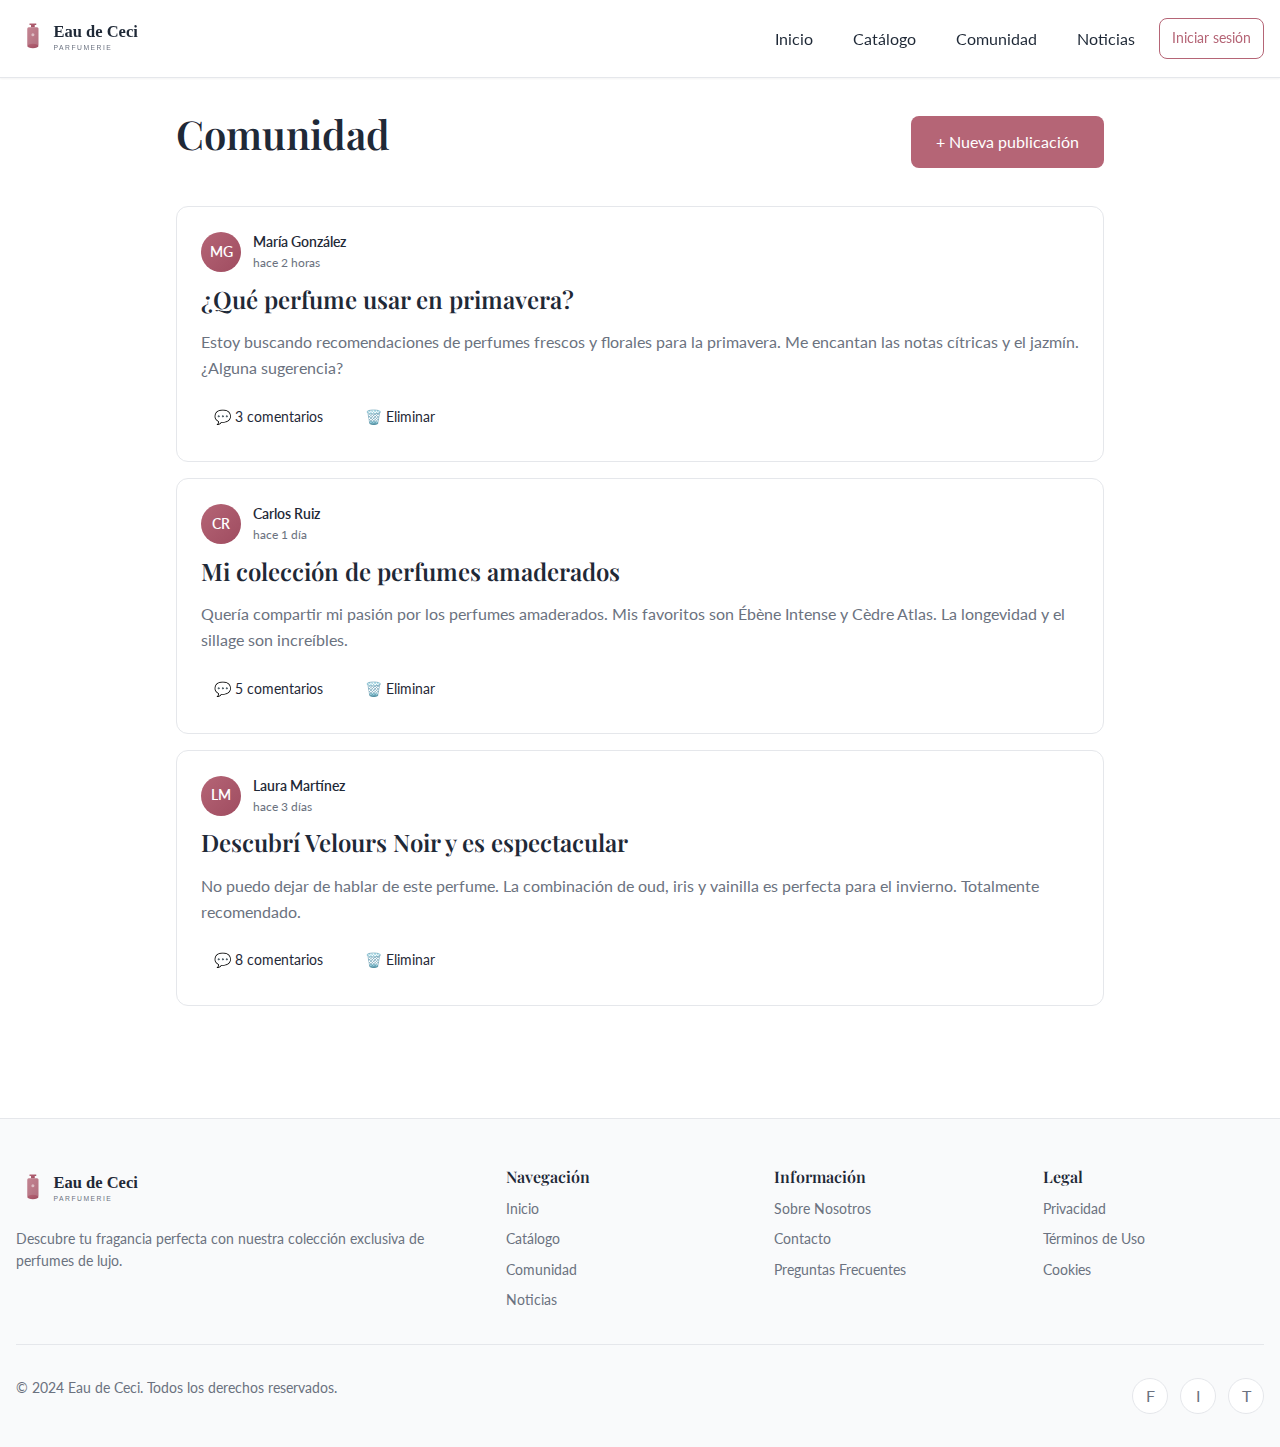
<file: community.html>
<!DOCTYPE html>
<html lang="es">
<head>
  <meta charset="UTF-8">
  <meta name="viewport" content="width=device-width, initial-scale=1.0">
  <meta name="description" content="Únete a la comunidad de amantes de perfumes. Comparte experiencias y descubre nuevas fragancias.">
  <title>Comunidad - Eau de Ceci</title>

  <link rel="stylesheet" href="css/base.css">
  <link rel="stylesheet" href="css/layout.css">
  <link rel="stylesheet" href="css/components.css">
  <link rel="stylesheet" href="css/mobile.css">
</head>
<body>

  <!-- Header -->
  <header class="site-header">
    <div class="header-container">
      <a href="/" class="site-logo" aria-label="Eau de Ceci - Inicio">
        <img src="assets/logo.svg" alt="Eau de Ceci">
      </a>

      <button class="mobile-menu-toggle" aria-label="Abrir menú" aria-expanded="false" aria-controls="main-nav">
        <span></span>
        <span></span>
        <span></span>
      </button>

      <nav class="main-nav" id="main-nav" aria-label="Navegación principal">
        <ul class="nav-list">
          <li><a href="/" class="nav-link">Inicio</a></li>
          <li><a href="/catalog" class="nav-link">Catálogo</a></li>
          <li><a href="/community" class="nav-link">Comunidad</a></li>
          <li><a href="/news" class="nav-link">Noticias</a></li>
        </ul>
        <div class="header-actions">
          <a href="/login" class="btn btn-outline btn-sm">Iniciar sesión</a>
        </div>
      </nav>
    </div>
  </header>

  <!-- Main Content -->
  <main class="main-content">
    <div class="container container-narrow">
      <div class="flex-between mb-6">
        <h1>Comunidad</h1>
        <button id="new-post-btn" class="btn btn-primary">
          + Nueva publicación
        </button>
      </div>

      <div id="posts-container"></div>
    </div>
  </main>

  <!-- New Post Modal -->
  <div id="new-post-modal" class="modal-backdrop">
    <div class="modal">
      <div class="modal-header">
        <h3 class="modal-title">Nueva Publicación</h3>
        <button class="modal-close" data-modal-close aria-label="Cerrar modal">×</button>
      </div>
      <div class="modal-body">
        <form id="new-post-form">
          <div class="form-group">
            <label class="form-label" for="post-author">Tu nombre</label>
            <input type="text" id="post-author" class="form-input" required placeholder="Ingresa tu nombre">
          </div>
          <div class="form-group">
            <label class="form-label" for="post-title">Título</label>
            <input type="text" id="post-title" class="form-input" required placeholder="Título de tu publicación">
          </div>
          <div class="form-group">
            <label class="form-label" for="post-content">Contenido</label>
            <textarea id="post-content" class="form-textarea" required placeholder="Comparte tus pensamientos..."></textarea>
          </div>
        </form>
      </div>
      <div class="modal-footer">
        <button class="btn btn-ghost" data-modal-close>Cancelar</button>
        <button type="submit" form="new-post-form" class="btn btn-primary">Publicar</button>
      </div>
    </div>
  </div>

  <!-- Footer -->
  <footer class="site-footer">
    <div class="footer-container">
      <div class="footer-content">
        <div class="footer-section">
          <img src="assets/logo.svg" alt="Eau de Ceci" style="height: 45px; margin-bottom: var(--space-4);">
          <p>Descubre tu fragancia perfecta con nuestra colección exclusiva de perfumes de lujo.</p>
        </div>
        <div class="footer-section">
          <h4>Navegación</h4>
          <div class="footer-links">
            <a href="/" class="footer-link">Inicio</a>
            <a href="/catalog" class="footer-link">Catálogo</a>
            <a href="/community" class="footer-link">Comunidad</a>
            <a href="/news" class="footer-link">Noticias</a>
          </div>
        </div>
        <div class="footer-section">
          <h4>Información</h4>
          <div class="footer-links">
            <a href="#" class="footer-link">Sobre Nosotros</a>
            <a href="#" class="footer-link">Contacto</a>
            <a href="#" class="footer-link">Preguntas Frecuentes</a>
          </div>
        </div>
        <div class="footer-section">
          <h4>Legal</h4>
          <div class="footer-links">
            <a href="#" class="footer-link">Privacidad</a>
            <a href="#" class="footer-link">Términos de Uso</a>
            <a href="#" class="footer-link">Cookies</a>
          </div>
        </div>
      </div>
      <div class="footer-bottom">
        <p class="footer-copyright">&copy; 2024 Eau de Ceci. Todos los derechos reservados.</p>
        <div class="footer-social">
          <a href="#" class="social-link" aria-label="Facebook">F</a>
          <a href="#" class="social-link" aria-label="Instagram">I</a>
          <a href="#" class="social-link" aria-label="Twitter">T</a>
        </div>
      </div>
    </div>
  </footer>

  <!-- Scripts -->
  <script type="module">
    import { initCommunity } from './js/community.js';
    import { initAuthUI } from './js/auth.js';

    // Initialize auth UI
    initAuthUI();

    // Initialize community
    initCommunity();

    console.log('[community] Community page loaded');
  </script>
</body>
</html>
</file>
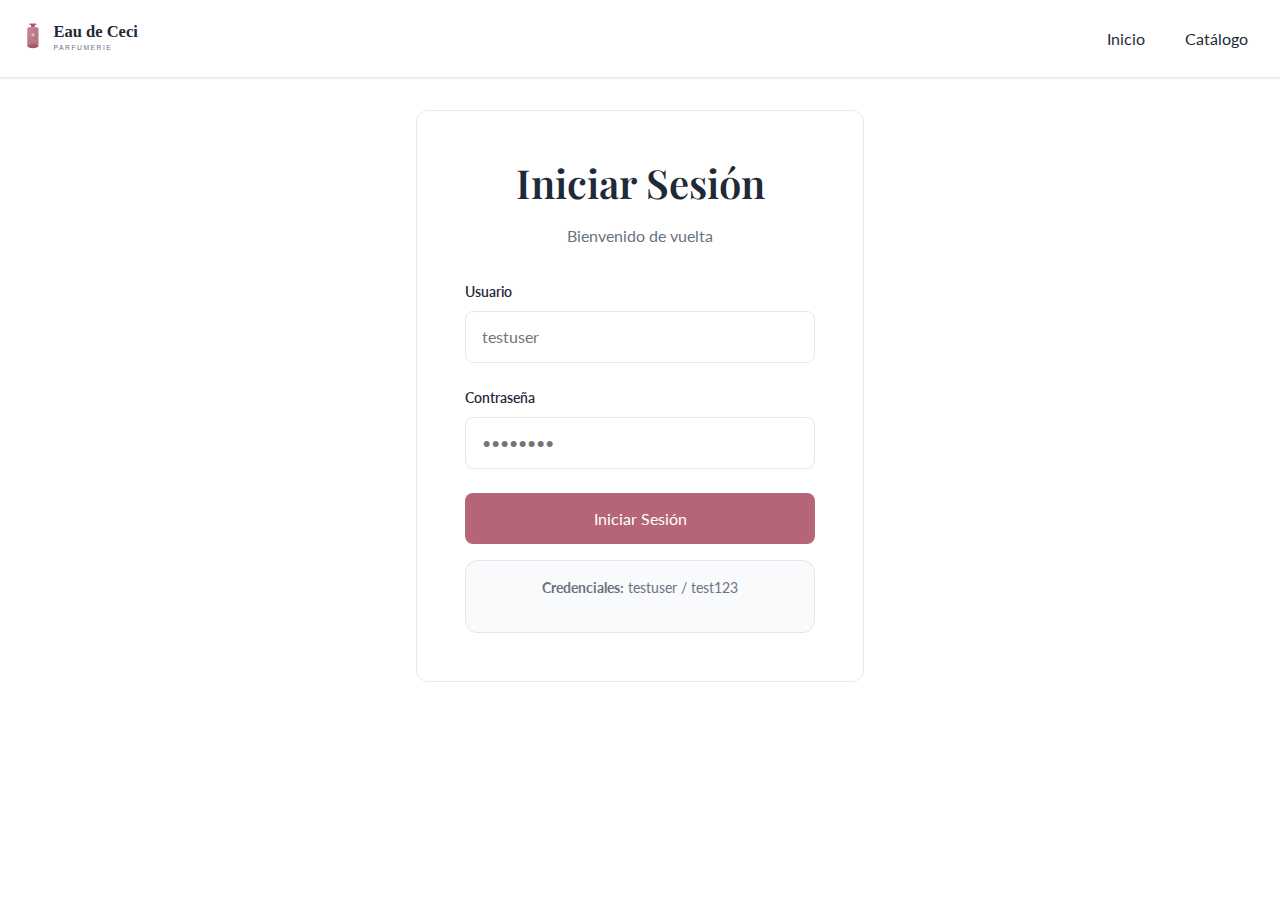
<file: login.html>
<!DOCTYPE html>
<html lang="es">
<head>
  <meta charset="UTF-8">
  <meta name="viewport" content="width=device-width, initial-scale=1.0">
  <title>Iniciar Sesión - Eau de Ceci</title>
  <link rel="stylesheet" href="css/base.css">
  <link rel="stylesheet" href="css/layout.css">
  <link rel="stylesheet" href="css/components.css">
  <link rel="stylesheet" href="css/mobile.css">
</head>
<body>
  <header class="site-header">
    <div class="header-container">
      <a href="/" class="site-logo">
        <img src="assets/logo.svg" alt="Eau de Ceci">
      </a>
      <nav class="main-nav">
        <ul class="nav-list">
          <li><a href="/" class="nav-link">Inicio</a></li>
          <li><a href="/catalog" class="nav-link">Catálogo</a></li>
        </ul>
      </nav>
    </div>
  </header>

  <main class="main-content py-10">
    <div class="container" style="max-width: 480px;">
      <div class="card" style="padding: var(--space-8);">
        <div class="text-center mb-6">
          <h1 class="mb-2">Iniciar Sesión</h1>
          <p class="text-muted">Bienvenido de vuelta</p>
        </div>

        <form id="login-form">
          <div class="form-group">
            <label class="form-label" for="username">Usuario</label>
            <input type="text" id="username" class="form-input" required placeholder="testuser" autocomplete="username">
          </div>

          <div class="form-group">
            <label class="form-label" for="password">Contraseña</label>
            <input type="password" id="password" class="form-input" required placeholder="••••••••" autocomplete="current-password">
          </div>

          <button type="submit" class="btn btn-primary" style="width: 100%;">Iniciar Sesión</button>
        </form>

        <div class="card mt-4" style="padding: var(--space-4); background-color: var(--cec-bg-secondary);">
          <p class="text-center text-small text-muted mb-0">
            <strong>Credenciales:</strong> testuser / test123
          </p>
        </div>
      </div>
    </div>
  </main>

  <script type="module">
    import { toast } from './js/ui.js';

    const form = document.querySelector('#login-form');

    form.addEventListener('submit', async (e) => {
      e.preventDefault();

      const username = document.querySelector('#username').value;
      const password = document.querySelector('#password').value;
      const submitBtn = form.querySelector('button[type="submit"]');

      submitBtn.disabled = true;
      submitBtn.textContent = 'Iniciando sesión...';

      try {
        const response = await fetch('http://localhost:8000/api/auth/login', {
          method: 'POST',
          headers: { 'Content-Type': 'application/json' },
          body: JSON.stringify({ username, password })
        });

        if (!response.ok) {
          const error = await response.json();
          throw new Error(error.detail || 'Error al iniciar sesión');
        }

        const data = await response.json();

        // Guardar token
        localStorage.setItem('access_token', data.access_token);
        localStorage.setItem('user', JSON.stringify(data.user));

        toast(`¡Bienvenido ${data.user.username}!`, 'success');

        setTimeout(() => {
          window.location.href = '/catalog';
        }, 1000);

      } catch (error) {
        console.error('[login] Error:', error);
        toast(error.message, 'error');
        submitBtn.disabled = false;
        submitBtn.textContent = 'Iniciar Sesión';
      }
    });
  </script>
</body>
</html>
</file>
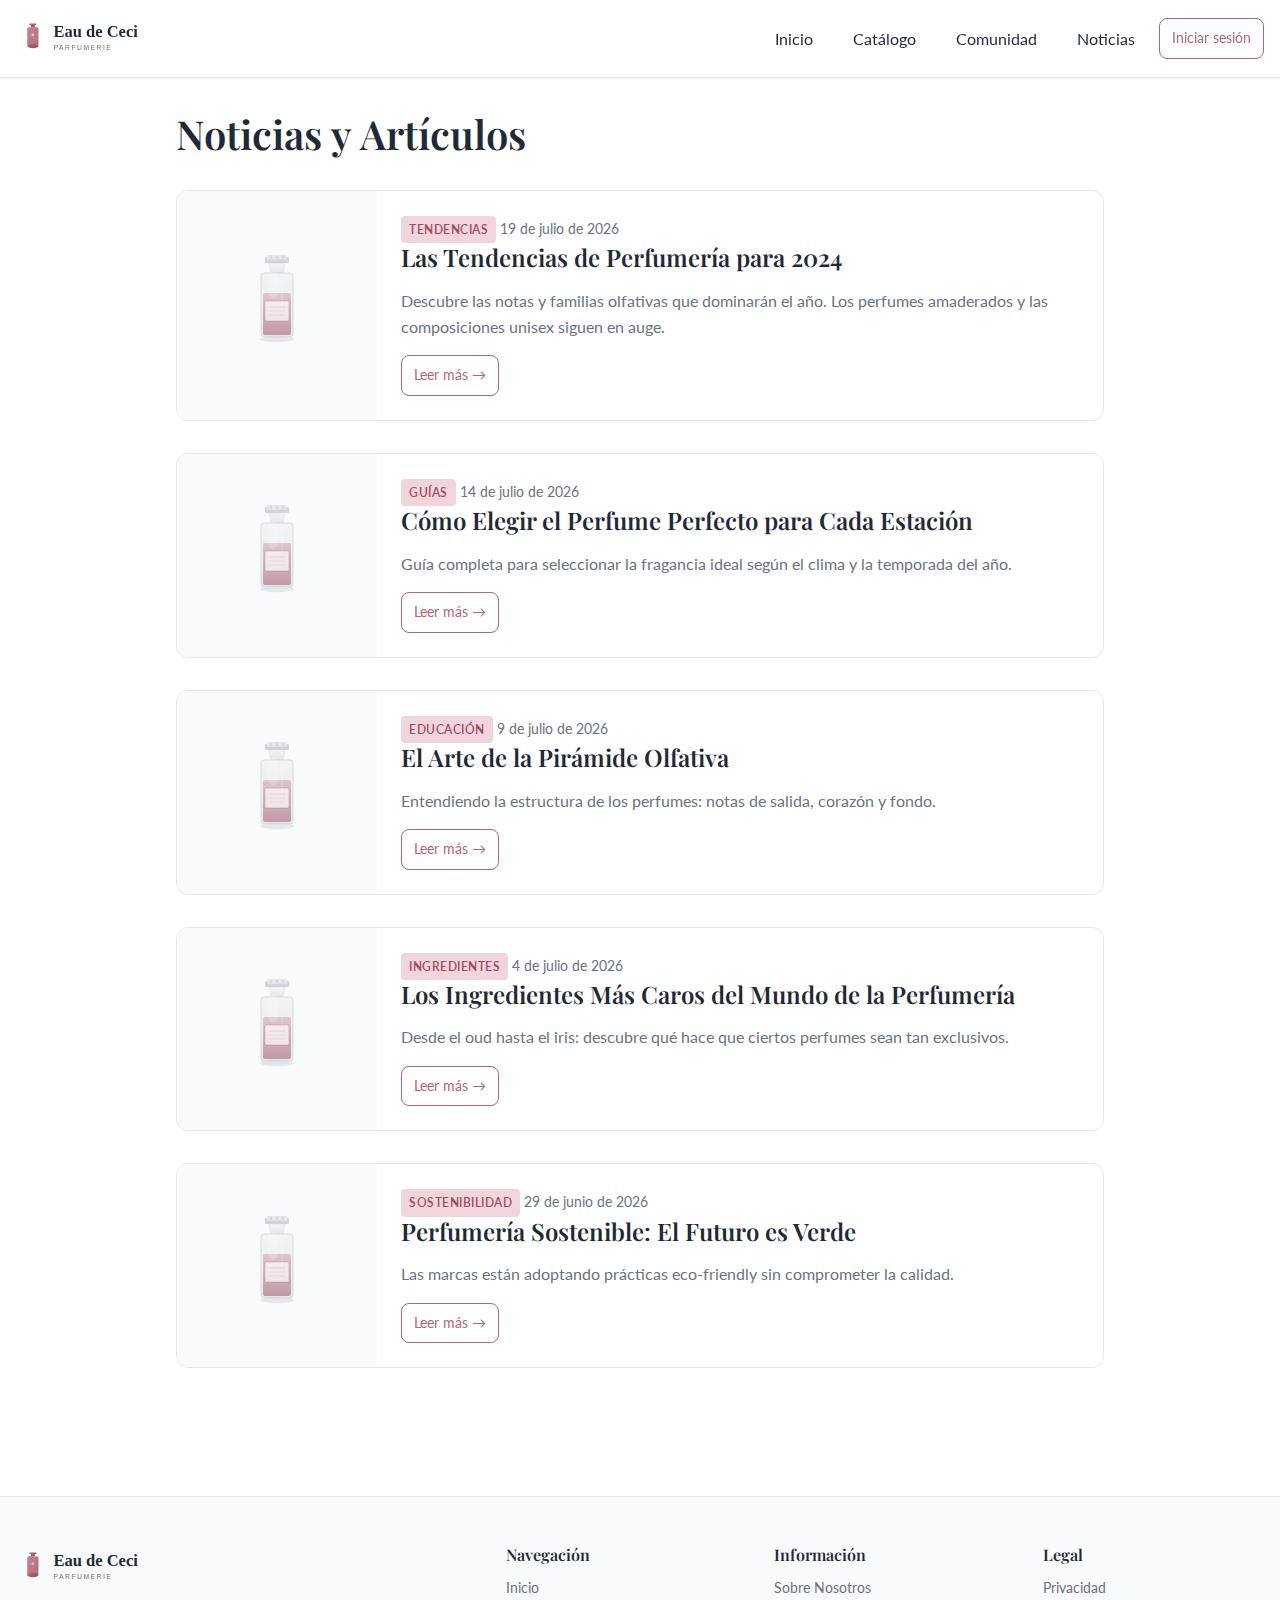
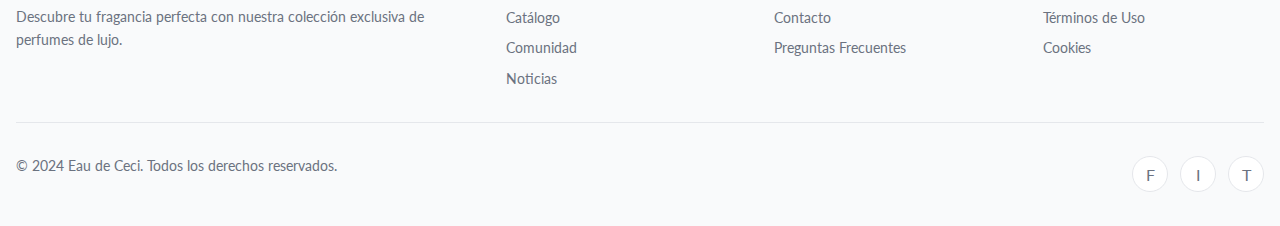
<file: news.html>
<!DOCTYPE html>
<html lang="es">
<head>
  <meta charset="UTF-8">
  <meta name="viewport" content="width=device-width, initial-scale=1.0">
  <meta name="description" content="Noticias y artículos sobre el mundo de la perfumería. Tendencias, guías y más.">
  <title>Noticias - Eau de Ceci</title>

  <link rel="stylesheet" href="css/base.css">
  <link rel="stylesheet" href="css/layout.css">
  <link rel="stylesheet" href="css/components.css">
  <link rel="stylesheet" href="css/mobile.css">
</head>
<body>

  <!-- Header -->
  <header class="site-header">
    <div class="header-container">
      <a href="/" class="site-logo" aria-label="Eau de Ceci - Inicio">
        <img src="assets/logo.svg" alt="Eau de Ceci">
      </a>

      <button class="mobile-menu-toggle" aria-label="Abrir menú" aria-expanded="false" aria-controls="main-nav">
        <span></span>
        <span></span>
        <span></span>
      </button>

      <nav class="main-nav" id="main-nav" aria-label="Navegación principal">
        <ul class="nav-list">
          <li><a href="/" class="nav-link">Inicio</a></li>
          <li><a href="/catalog" class="nav-link">Catálogo</a></li>
          <li><a href="/community" class="nav-link">Comunidad</a></li>
          <li><a href="/news" class="nav-link">Noticias</a></li>
        </ul>
        <div class="header-actions">
          <a href="/login" class="btn btn-outline btn-sm">Iniciar sesión</a>
        </div>
      </nav>
    </div>
  </header>

  <!-- Main Content -->
  <main class="main-content">
    <div class="container container-narrow">
      <h1 class="mb-6">Noticias y Artículos</h1>

      <div id="news-container"></div>
    </div>
  </main>

  <!-- Footer -->
  <footer class="site-footer">
    <div class="footer-container">
      <div class="footer-content">
        <div class="footer-section">
          <img src="assets/logo.svg" alt="Eau de Ceci" style="height: 45px; margin-bottom: var(--space-4);">
          <p>Descubre tu fragancia perfecta con nuestra colección exclusiva de perfumes de lujo.</p>
        </div>
        <div class="footer-section">
          <h4>Navegación</h4>
          <div class="footer-links">
            <a href="/" class="footer-link">Inicio</a>
            <a href="/catalog" class="footer-link">Catálogo</a>
            <a href="/community" class="footer-link">Comunidad</a>
            <a href="/news" class="footer-link">Noticias</a>
          </div>
        </div>
        <div class="footer-section">
          <h4>Información</h4>
          <div class="footer-links">
            <a href="#" class="footer-link">Sobre Nosotros</a>
            <a href="#" class="footer-link">Contacto</a>
            <a href="#" class="footer-link">Preguntas Frecuentes</a>
          </div>
        </div>
        <div class="footer-section">
          <h4>Legal</h4>
          <div class="footer-links">
            <a href="#" class="footer-link">Privacidad</a>
            <a href="#" class="footer-link">Términos de Uso</a>
            <a href="#" class="footer-link">Cookies</a>
          </div>
        </div>
      </div>
      <div class="footer-bottom">
        <p class="footer-copyright">&copy; 2024 Eau de Ceci. Todos los derechos reservados.</p>
        <div class="footer-social">
          <a href="#" class="social-link" aria-label="Facebook">F</a>
          <a href="#" class="social-link" aria-label="Instagram">I</a>
          <a href="#" class="social-link" aria-label="Twitter">T</a>
        </div>
      </div>
    </div>
  </footer>

  <!-- Scripts -->
  <script type="module">
    import { initNews } from './js/news.js';
    import { initAuthUI } from './js/auth.js';

    // Initialize auth UI
    initAuthUI();

    // Initialize news
    initNews();

    console.log('[news] News page loaded');
  </script>
</body>
</html>
</file>
<file: css/layout.css>
/* ========================================
   LAYOUT.CSS - Header, Footer, Navigation
   ======================================== */

/* ========================================
   HEADER & NAVIGATION
   ======================================== */

.site-header {
  position: sticky;
  top: 0;
  z-index: var(--z-sticky);
  background-color: var(--cec-bg);
  border-bottom: 1px solid var(--cec-border);
  box-shadow: var(--shadow-sm);
}

.header-container {
  display: flex;
  align-items: center;
  justify-content: space-between;
  padding: var(--space-4) var(--space-4);
  max-width: 1440px;
  margin: 0 auto;
}

/* Logo */
.site-logo {
  display: flex;
  align-items: center;
  gap: var(--space-3);
}

.site-logo img {
  height: 45px;
  width: auto;
}

/* Main Navigation */
.main-nav {
  display: flex;
  align-items: center;
  gap: var(--space-2);
}

.nav-list {
  display: flex;
  align-items: center;
  gap: var(--space-2);
}

.nav-link {
  padding: var(--space-2) var(--space-4);
  color: var(--cec-text);
  font-weight: 400;
  border-radius: var(--radius-md);
  transition: all var(--transition-fast);
  position: relative;
}

.nav-link:hover {
  color: var(--cec-rose);
  background-color: var(--cec-bg-secondary);
}

.nav-link.active {
  color: var(--cec-rose);
  font-weight: 700;
}

.nav-link.active::after {
  content: '';
  position: absolute;
  bottom: -1px;
  left: var(--space-4);
  right: var(--space-4);
  height: 2px;
  background-color: var(--cec-rose);
}

/* Header Actions (Login, etc.) */
.header-actions {
  display: flex;
  align-items: center;
  gap: var(--space-3);
}

/* Mobile Menu Toggle */
.mobile-menu-toggle {
  display: none;
  flex-direction: column;
  gap: 4px;
  padding: var(--space-2);
  background: none;
  border: none;
  cursor: pointer;
}

.mobile-menu-toggle span {
  display: block;
  width: 24px;
  height: 2px;
  background-color: var(--cec-text);
  transition: all var(--transition-base);
}

.mobile-menu-toggle[aria-expanded="true"] span:nth-child(1) {
  transform: translateY(6px) rotate(45deg);
}

.mobile-menu-toggle[aria-expanded="true"] span:nth-child(2) {
  opacity: 0;
}

.mobile-menu-toggle[aria-expanded="true"] span:nth-child(3) {
  transform: translateY(-6px) rotate(-45deg);
}

/* Mobile Navigation */
@media (max-width: 768px) {
  .mobile-menu-toggle {
    display: flex;
  }

  .main-nav {
    position: absolute;
    top: 100%;
    left: 0;
    right: 0;
    background-color: var(--cec-bg);
    border-bottom: 1px solid var(--cec-border);
    box-shadow: var(--shadow-md);
    padding: var(--space-4);
    display: none;
  }

  .main-nav.is-open {
    display: block;
  }

  .nav-list {
    flex-direction: column;
    align-items: stretch;
    gap: var(--space-1);
  }

  .nav-link {
    display: block;
    padding: var(--space-3) var(--space-4);
  }

  .nav-link.active::after {
    display: none;
  }

  .header-actions {
    flex-direction: column;
    width: 100%;
    margin-top: var(--space-4);
  }

  .header-actions .btn {
    width: 100%;
  }
}

/* ========================================
   FOOTER
   ======================================== */

.site-footer {
  background-color: var(--cec-bg-secondary);
  border-top: 1px solid var(--cec-border);
  padding: var(--space-8) 0 var(--space-6);
  margin-top: var(--space-10);
}

.footer-container {
  max-width: 1280px;
  margin: 0 auto;
  padding: 0 var(--space-4);
}

.footer-content {
  display: grid;
  grid-template-columns: 2fr 1fr 1fr 1fr;
  gap: var(--space-8);
  margin-bottom: var(--space-6);
}

.footer-section h4 {
  font-size: 1rem;
  margin-bottom: var(--space-3);
  color: var(--cec-text);
}

.footer-section p {
  color: var(--cec-muted);
  font-size: 0.875rem;
  margin-bottom: var(--space-3);
}

.footer-links {
  display: flex;
  flex-direction: column;
  gap: var(--space-2);
}

.footer-link {
  color: var(--cec-muted);
  font-size: 0.875rem;
  transition: color var(--transition-fast);
}

.footer-link:hover {
  color: var(--cec-rose);
}

.footer-bottom {
  padding-top: var(--space-6);
  border-top: 1px solid var(--cec-border);
  display: flex;
  justify-content: space-between;
  align-items: center;
  flex-wrap: wrap;
  gap: var(--space-4);
}

.footer-copyright {
  color: var(--cec-muted);
  font-size: 0.875rem;
}

.footer-social {
  display: flex;
  gap: var(--space-3);
}

.social-link {
  width: 36px;
  height: 36px;
  display: flex;
  align-items: center;
  justify-content: center;
  border-radius: 50%;
  background-color: var(--cec-bg);
  border: 1px solid var(--cec-border);
  color: var(--cec-muted);
  transition: all var(--transition-fast);
}

.social-link:hover {
  background-color: var(--cec-rose);
  border-color: var(--cec-rose);
  color: white;
}

@media (max-width: 768px) {
  .footer-content {
    grid-template-columns: 1fr;
    gap: var(--space-6);
  }

  .footer-bottom {
    flex-direction: column;
    text-align: center;
  }
}

/* ========================================
   PAGE LAYOUTS
   ======================================== */

.page-hero {
  padding: var(--space-10) 0;
  background: linear-gradient(135deg, rgba(181, 101, 118, 0.05) 0%, rgba(159, 76, 96, 0.05) 100%);
  border-bottom: 1px solid var(--cec-border);
}

.hero-content {
  text-align: center;
  max-width: 800px;
  margin: 0 auto;
}

.hero-title {
  font-size: 3rem;
  margin-bottom: var(--space-4);
}

.hero-subtitle {
  font-size: 1.25rem;
  color: var(--cec-muted);
  margin-bottom: var(--space-6);
}

@media (max-width: 768px) {
  .page-hero {
    padding: var(--space-6) 0;
  }

  .hero-title {
    font-size: 2rem;
  }

  .hero-subtitle {
    font-size: 1rem;
  }
}

/* Main Content Area */
.main-content {
  min-height: 60vh;
  padding: var(--space-6) 0;
}

/* Two Column Layout (Sidebar + Content) */
.layout-sidebar {
  display: grid;
  grid-template-columns: 280px 1fr;
  gap: var(--space-6);
  align-items: start;
}

@media (max-width: 1024px) {
  .layout-sidebar {
    grid-template-columns: 1fr;
  }

  .sidebar {
    position: static;
    max-height: none;
  }
}

.sidebar {
  position: sticky;
  top: calc(73px + var(--space-4)); /* Header height + offset */
  max-height: calc(100vh - 73px - var(--space-8));
  overflow-y: auto;
  padding: var(--space-5);
  background-color: var(--cec-bg-secondary);
  border: 1px solid var(--cec-border);
  border-radius: var(--radius-lg);
}

/* Section Container */
.section {
  margin-bottom: var(--space-10);
}

.section-header {
  display: flex;
  justify-content: space-between;
  align-items: center;
  margin-bottom: var(--space-6);
}

.section-title {
  font-size: 1.75rem;
  margin-bottom: 0;
}

/* Catalog Grid */
.catalog-grid {
  display: grid;
  grid-template-columns: repeat(auto-fill, minmax(280px, 1fr));
  gap: var(--space-5);
}

@media (max-width: 640px) {
  .catalog-grid {
    grid-template-columns: repeat(auto-fill, minmax(240px, 1fr));
  }
}

/* Detail Layout (for perfume detail page) */
.detail-layout {
  display: grid;
  grid-template-columns: 1fr 1.5fr;
  gap: var(--space-8);
  align-items: start;
}

@media (max-width: 968px) {
  .detail-layout {
    grid-template-columns: 1fr;
  }
}

.detail-image {
  position: sticky;
  top: calc(73px + var(--space-4));
}

.detail-image img {
  width: 100%;
  border-radius: var(--radius-lg);
  border: 1px solid var(--cec-border);
}

.detail-info {
  /* Flex-based content */
}

/* Loading State */
.loading {
  display: flex;
  align-items: center;
  justify-content: center;
  min-height: 300px;
  color: var(--cec-muted);
}

.loading::after {
  content: '';
  width: 40px;
  height: 40px;
  border: 3px solid var(--cec-border);
  border-top-color: var(--cec-rose);
  border-radius: 50%;
  animation: spin 0.8s linear infinite;
}

@keyframes spin {
  to { transform: rotate(360deg); }
}

/* Empty State */
.empty-state {
  text-align: center;
  padding: var(--space-10) var(--space-4);
  color: var(--cec-muted);
}

.empty-state-icon {
  font-size: 4rem;
  margin-bottom: var(--space-4);
  opacity: 0.3;
}

.empty-state-title {
  font-size: 1.5rem;
  color: var(--cec-text);
  margin-bottom: var(--space-2);
}

.empty-state-text {
  margin-bottom: var(--space-6);
}
</file>
<file: css/components.css>
/* ========================================
   COMPONENTS.CSS - Cards, Modals, Forms
   ======================================== */

/* ========================================
   PERFUME CARD
   ======================================== */

.perfume-card {
  background-color: var(--cec-bg);
  border: 1px solid var(--cec-border);
  border-radius: var(--radius-lg);
  overflow: hidden;
  transition: all var(--transition-base);
  display: flex;
  flex-direction: column;
  height: 100%;
}

.perfume-card:hover {
  box-shadow: var(--shadow-lg);
  transform: translateY(-4px);
  border-color: var(--cec-rose);
}

.perfume-card-image {
  position: relative;
  width: 100%;
  aspect-ratio: 3/4;
  background-color: var(--cec-bg-secondary);
  overflow: hidden;
}

.perfume-card-image img {
  width: 100%;
  height: 100%;
  object-fit: cover;
}

.perfume-card-badge {
  position: absolute;
  top: var(--space-2);
  right: var(--space-2);
}

.perfume-card-body {
  padding: var(--space-4);
  flex: 1;
  display: flex;
  flex-direction: column;
}

.perfume-card-brand {
  font-size: 0.75rem;
  text-transform: uppercase;
  letter-spacing: 1px;
  color: var(--cec-muted);
  margin-bottom: var(--space-1);
  font-weight: 600;
}

.perfume-card-title {
  font-size: 1.125rem;
  font-family: var(--font-serif);
  font-weight: 600;
  margin-bottom: var(--space-3);
  color: var(--cec-text);
  line-height: 1.3;
}

.perfume-card-rating {
  display: flex;
  align-items: center;
  gap: var(--space-2);
  margin-bottom: var(--space-3);
}

.stars {
  display: flex;
  gap: 2px;
}

.star {
  width: 14px;
  height: 14px;
  color: var(--cec-rose);
}

.star-empty {
  color: var(--cec-border-dark);
}

.rating-count {
  font-size: 0.75rem;
  color: var(--cec-muted);
}

.perfume-card-notes {
  display: flex;
  flex-wrap: wrap;
  gap: var(--space-2);
  margin-top: auto;
}

.note-chip {
  font-size: 0.75rem;
  padding: var(--space-1) var(--space-2);
  background-color: var(--cec-bg-secondary);
  border-radius: var(--radius-sm);
  color: var(--cec-muted);
}

/* ========================================
   SEARCH & TYPEAHEAD
   ======================================== */

.search-container {
  position: relative;
  width: 100%;
  max-width: 600px;
  margin: 0 auto;
}

.search-input-wrapper {
  position: relative;
  display: flex;
  align-items: center;
}

.search-input {
  width: 100%;
  padding: var(--space-4) var(--space-5);
  padding-left: var(--space-10);
  font-size: 1rem;
  border: 2px solid var(--cec-border);
  border-radius: var(--radius-lg);
  background-color: var(--cec-bg);
  transition: all var(--transition-base);
}

.search-input:focus {
  outline: none;
  border-color: var(--cec-rose);
  box-shadow: 0 0 0 3px rgba(181, 101, 118, 0.1);
}

.search-icon {
  position: absolute;
  left: var(--space-4);
  width: 20px;
  height: 20px;
  color: var(--cec-muted);
  pointer-events: none;
}

.search-clear {
  position: absolute;
  right: var(--space-4);
  width: 20px;
  height: 20px;
  padding: var(--space-2);
  color: var(--cec-muted);
  cursor: pointer;
  border-radius: 50%;
  transition: all var(--transition-fast);
}

.search-clear:hover {
  background-color: var(--cec-bg-secondary);
  color: var(--cec-text);
}

/* Typeahead Dropdown */
.typeahead-dropdown {
  position: absolute;
  top: calc(100% + var(--space-2));
  left: 0;
  right: 0;
  background-color: var(--cec-bg);
  border: 1px solid var(--cec-border);
  border-radius: var(--radius-lg);
  box-shadow: var(--shadow-xl);
  max-height: 400px;
  overflow-y: auto;
  z-index: var(--z-dropdown);
  display: none;
}

.typeahead-dropdown.is-open {
  display: block;
}

.typeahead-item {
  display: flex;
  align-items: center;
  gap: var(--space-3);
  padding: var(--space-3) var(--space-4);
  cursor: pointer;
  transition: background-color var(--transition-fast);
  border-bottom: 1px solid var(--cec-border);
}

.typeahead-item:last-child {
  border-bottom: none;
}

.typeahead-item:hover,
.typeahead-item.is-selected {
  background-color: var(--cec-bg-secondary);
}

.typeahead-image {
  width: 40px;
  height: 40px;
  border-radius: var(--radius-sm);
  object-fit: cover;
  background-color: var(--cec-bg-secondary);
}

.typeahead-content {
  flex: 1;
}

.typeahead-title {
  font-weight: 600;
  color: var(--cec-text);
  font-size: 0.875rem;
}

.typeahead-subtitle {
  font-size: 0.75rem;
  color: var(--cec-muted);
}

.typeahead-empty {
  padding: var(--space-6) var(--space-4);
  text-align: center;
  color: var(--cec-muted);
}

/* ========================================
   FILTERS PANEL
   ======================================== */

.filters-panel {
  background-color: var(--cec-bg);
}

.filter-group {
  margin-bottom: var(--space-5);
}

.filter-group:last-child {
  margin-bottom: 0;
}

.filter-title {
  font-size: 0.875rem;
  font-weight: 700;
  text-transform: uppercase;
  letter-spacing: 0.5px;
  margin-bottom: var(--space-3);
  color: var(--cec-text);
}

.filter-options {
  display: flex;
  flex-direction: column;
  gap: var(--space-2);
}

/* Checkbox Filters */
.filter-checkbox {
  display: flex;
  align-items: center;
  gap: var(--space-2);
  cursor: pointer;
  padding: var(--space-2);
  border-radius: var(--radius-sm);
  transition: background-color var(--transition-fast);
}

.filter-checkbox:hover {
  background-color: var(--cec-bg-secondary);
}

.filter-checkbox input[type="checkbox"] {
  width: 18px;
  height: 18px;
  cursor: pointer;
  accent-color: var(--cec-rose);
}

.filter-checkbox label {
  font-size: 0.875rem;
  cursor: pointer;
  flex: 1;
}

.filter-count {
  font-size: 0.75rem;
  color: var(--cec-muted);
}

/* Active Filters */
.active-filters {
  display: flex;
  flex-wrap: wrap;
  gap: var(--space-2);
  margin-bottom: var(--space-4);
}

.filter-chip {
  display: inline-flex;
  align-items: center;
  gap: var(--space-2);
  padding: var(--space-2) var(--space-3);
  background-color: var(--cec-rose-light);
  color: var(--cec-rose-700);
  border-radius: var(--radius-lg);
  font-size: 0.875rem;
  font-weight: 500;
}

.filter-chip-remove {
  width: 16px;
  height: 16px;
  display: flex;
  align-items: center;
  justify-content: center;
  cursor: pointer;
  border-radius: 50%;
  transition: background-color var(--transition-fast);
}

.filter-chip-remove:hover {
  background-color: var(--cec-rose);
  color: white;
}

.clear-filters {
  font-size: 0.875rem;
  color: var(--cec-rose);
  cursor: pointer;
  text-decoration: underline;
}

.clear-filters:hover {
  color: var(--cec-rose-700);
}

/* ========================================
   PAGINATION
   ======================================== */

.pagination {
  display: flex;
  align-items: center;
  justify-content: center;
  gap: var(--space-2);
  margin-top: var(--space-6);
}

.pagination-btn {
  min-width: 40px;
  height: 40px;
  display: flex;
  align-items: center;
  justify-content: center;
  border: 1px solid var(--cec-border);
  border-radius: var(--radius-md);
  background-color: var(--cec-bg);
  color: var(--cec-text);
  cursor: pointer;
  transition: all var(--transition-fast);
  font-weight: 500;
}

.pagination-btn:hover:not(:disabled) {
  background-color: var(--cec-rose);
  color: white;
  border-color: var(--cec-rose);
}

.pagination-btn.active {
  background-color: var(--cec-rose);
  color: white;
  border-color: var(--cec-rose);
}

.pagination-btn:disabled {
  opacity: 0.4;
  cursor: not-allowed;
}

.pagination-ellipsis {
  padding: 0 var(--space-2);
  color: var(--cec-muted);
}

/* ========================================
   MODAL
   ======================================== */

.modal-backdrop {
  position: fixed;
  inset: 0;
  background-color: rgba(0, 0, 0, 0.5);
  z-index: var(--z-modal-backdrop);
  display: none;
  align-items: center;
  justify-content: center;
  padding: var(--space-4);
  overflow-y: auto;
}

.modal-backdrop.is-open {
  display: flex;
}

.modal {
  background-color: var(--cec-bg);
  border-radius: var(--radius-xl);
  box-shadow: var(--shadow-xl);
  max-width: 600px;
  width: 100%;
  max-height: 90vh;
  overflow-y: auto;
  animation: modalSlideIn 0.3s ease;
  position: relative;
}

@keyframes modalSlideIn {
  from {
    opacity: 0;
    transform: translateY(-20px);
  }
  to {
    opacity: 1;
    transform: translateY(0);
  }
}

.modal-header {
  padding: var(--space-5) var(--space-6);
  border-bottom: 1px solid var(--cec-border);
  display: flex;
  justify-content: space-between;
  align-items: center;
}

.modal-title {
  font-size: 1.5rem;
  margin: 0;
}

.modal-close {
  width: 32px;
  height: 32px;
  display: flex;
  align-items: center;
  justify-content: center;
  border-radius: 50%;
  cursor: pointer;
  transition: background-color var(--transition-fast);
  color: var(--cec-muted);
}

.modal-close:hover {
  background-color: var(--cec-bg-secondary);
  color: var(--cec-text);
}

.modal-body {
  padding: var(--space-6);
}

.modal-footer {
  padding: var(--space-5) var(--space-6);
  border-top: 1px solid var(--cec-border);
  display: flex;
  gap: var(--space-3);
  justify-content: flex-end;
}

/* ========================================
   TOAST NOTIFICATIONS
   ======================================== */

.toast-container {
  position: fixed;
  top: var(--space-6);
  right: var(--space-6);
  z-index: var(--z-toast);
  display: flex;
  flex-direction: column;
  gap: var(--space-3);
  max-width: 400px;
  pointer-events: none;
}

.toast {
  background-color: var(--cec-bg);
  border: 1px solid var(--cec-border);
  border-radius: var(--radius-lg);
  box-shadow: var(--shadow-xl);
  padding: var(--space-4);
  display: flex;
  align-items: start;
  gap: var(--space-3);
  animation: toastSlideIn 0.3s ease;
  pointer-events: all;
}

@keyframes toastSlideIn {
  from {
    opacity: 0;
    transform: translateX(100%);
  }
  to {
    opacity: 1;
    transform: translateX(0);
  }
}

.toast-icon {
  width: 20px;
  height: 20px;
  flex-shrink: 0;
  margin-top: 2px;
}

.toast-content {
  flex: 1;
}

.toast-title {
  font-weight: 600;
  margin-bottom: var(--space-1);
  font-size: 0.875rem;
}

.toast-message {
  font-size: 0.875rem;
  color: var(--cec-muted);
}

.toast-close {
  width: 20px;
  height: 20px;
  cursor: pointer;
  color: var(--cec-muted);
  flex-shrink: 0;
}

.toast-close:hover {
  color: var(--cec-text);
}

.toast-success {
  border-left: 4px solid var(--cec-success);
}

.toast-error {
  border-left: 4px solid var(--cec-error);
}

.toast-warning {
  border-left: 4px solid var(--cec-warning);
}

.toast-info {
  border-left: 4px solid var(--cec-info);
}

@media (max-width: 640px) {
  .toast-container {
    left: var(--space-4);
    right: var(--space-4);
    max-width: none;
  }
}

/* ========================================
   FORMS
   ======================================== */

.form-group {
  margin-bottom: var(--space-5);
}

.form-label {
  display: block;
  font-weight: 600;
  margin-bottom: var(--space-2);
  font-size: 0.875rem;
  color: var(--cec-text);
}

.form-input,
.form-textarea,
.form-select {
  width: 100%;
  padding: var(--space-3) var(--space-4);
  font-size: 1rem;
  border: 1px solid var(--cec-border);
  border-radius: var(--radius-md);
  background-color: var(--cec-bg);
  transition: all var(--transition-base);
}

.form-input:focus,
.form-textarea:focus,
.form-select:focus {
  outline: none;
  border-color: var(--cec-rose);
  box-shadow: 0 0 0 3px rgba(181, 101, 118, 0.1);
}

.form-textarea {
  min-height: 120px;
  resize: vertical;
}

.form-helper {
  font-size: 0.75rem;
  color: var(--cec-muted);
  margin-top: var(--space-2);
}

.form-error {
  font-size: 0.75rem;
  color: var(--cec-error);
  margin-top: var(--space-2);
}

/* ========================================
   NOTES PYRAMID
   ======================================== */

.notes-pyramid {
  background-color: var(--cec-bg-secondary);
  border: 1px solid var(--cec-border);
  border-radius: var(--radius-lg);
  padding: var(--space-6);
}

.notes-layer {
  margin-bottom: var(--space-5);
}

.notes-layer:last-child {
  margin-bottom: 0;
}

.notes-layer-title {
  display: flex;
  align-items: center;
  gap: var(--space-2);
  font-size: 0.875rem;
  font-weight: 700;
  text-transform: uppercase;
  letter-spacing: 1px;
  color: var(--cec-text);
  margin-bottom: var(--space-3);
}

.notes-layer-icon {
  width: 16px;
  height: 16px;
  color: var(--cec-rose);
}

.notes-list {
  display: flex;
  flex-wrap: wrap;
  gap: var(--space-2);
}

.note-tag {
  padding: var(--space-2) var(--space-3);
  background-color: var(--cec-bg);
  border: 1px solid var(--cec-border);
  border-radius: var(--radius-md);
  font-size: 0.875rem;
  color: var(--cec-text);
}

/* ========================================
   PROGRESS BARS (for Longevity, Sillage)
   ======================================== */

.progress-bar-container {
  margin-bottom: var(--space-4);
}

.progress-bar-label {
  display: flex;
  justify-content: space-between;
  align-items: center;
  margin-bottom: var(--space-2);
  font-size: 0.875rem;
}

.progress-bar-name {
  font-weight: 600;
  color: var(--cec-text);
}

.progress-bar-value {
  color: var(--cec-muted);
}

.progress-bar {
  height: 8px;
  background-color: var(--cec-border);
  border-radius: var(--radius-lg);
  overflow: hidden;
}

.progress-bar-fill {
  height: 100%;
  background: linear-gradient(90deg, var(--cec-rose) 0%, var(--cec-rose-700) 100%);
  border-radius: var(--radius-lg);
  transition: width 0.6s ease;
}

/* ========================================
   REVIEW/COMMENT CARD
   ======================================== */

.review-card,
.comment-card {
  background-color: var(--cec-bg);
  border: 1px solid var(--cec-border);
  border-radius: var(--radius-lg);
  padding: var(--space-4);
  margin-bottom: var(--space-4);
}

.review-header {
  display: flex;
  justify-content: space-between;
  align-items: start;
  margin-bottom: var(--space-3);
}

.review-author {
  display: flex;
  align-items: center;
  gap: var(--space-3);
}

.review-avatar {
  width: 40px;
  height: 40px;
  border-radius: 50%;
  background: linear-gradient(135deg, var(--cec-rose) 0%, var(--cec-rose-700) 100%);
  display: flex;
  align-items: center;
  justify-content: center;
  color: white;
  font-weight: 600;
  font-size: 0.875rem;
}

.review-author-info {
  flex: 1;
}

.review-author-name {
  font-weight: 600;
  font-size: 0.875rem;
}

.review-date {
  font-size: 0.75rem;
  color: var(--cec-muted);
}

.review-content {
  font-size: 0.875rem;
  line-height: 1.6;
  color: var(--cec-text);
}

/* ========================================
   TABS
   ======================================== */

.tabs {
  border-bottom: 2px solid var(--cec-border);
  margin-bottom: var(--space-6);
}

.tabs-list {
  display: flex;
  gap: var(--space-2);
  overflow-x: auto;
}

.tab-button {
  padding: var(--space-3) var(--space-4);
  font-weight: 500;
  color: var(--cec-muted);
  border: none;
  background: none;
  cursor: pointer;
  position: relative;
  transition: color var(--transition-fast);
  white-space: nowrap;
}

.tab-button:hover {
  color: var(--cec-text);
}

.tab-button.active {
  color: var(--cec-rose);
  font-weight: 600;
}

.tab-button.active::after {
  content: '';
  position: absolute;
  bottom: -2px;
  left: 0;
  right: 0;
  height: 2px;
  background-color: var(--cec-rose);
}

.tab-panel {
  display: none;
}

.tab-panel.active {
  display: block;
}

/* ========================================
   SORTING CONTROLS
   ======================================== */

.sorting-controls {
  display: flex;
  align-items: center;
  justify-content: space-between;
  flex-wrap: wrap;
  gap: var(--space-4);
  margin-bottom: var(--space-6);
}

.results-count {
  font-size: 0.875rem;
  color: var(--cec-muted);
}

.sort-select-wrapper {
  display: flex;
  align-items: center;
  gap: var(--space-2);
}

.sort-label {
  font-size: 0.875rem;
  color: var(--cec-text);
  font-weight: 600;
}

.sort-select {
  padding: var(--space-2) var(--space-4);
  border: 1px solid var(--cec-border);
  border-radius: var(--radius-md);
  background-color: var(--cec-bg);
  cursor: pointer;
}
</file>
<file: css/mobile.css>
/* ========================================
   MOBILE.CSS - Mobile-first Enhancements
   ======================================== */

/* Touch-friendly tap targets */
@media (max-width: 768px) {
  /* Minimum 44x44px tap targets (iOS guideline) */
  .btn,
  .nav-link,
  a.card,
  button {
    min-height: 44px;
    min-width: 44px;
  }

  /* Larger spacing for better touch */
  .nav-list {
    gap: var(--space-4);
  }

  .nav-link {
    padding: var(--space-3) var(--space-4);
    font-size: 1.125rem;
  }

  /* Better mobile header */
  .site-header {
    padding: var(--space-3) 0;
  }

  .site-logo img {
    max-height: 40px;
  }

  /* Mobile menu improvements */
  .mobile-menu-toggle {
    width: 44px;
    height: 44px;
    display: flex;
    flex-direction: column;
    justify-content: center;
    align-items: center;
    gap: 6px;
  }

  .mobile-menu-toggle span {
    width: 24px;
    height: 2px;
    background-color: var(--cec-text);
    transition: all var(--transition-base);
  }

  /* Search on mobile - more compact */
  .search-bar {
    max-width: 100%;
    margin-bottom: var(--space-4);
  }

  .search-bar input {
    font-size: 16px; /* Prevents zoom on iOS */
    padding: var(--space-3) var(--space-4);
  }

  .search-container {
    padding: var(--space-4) 0;
  }

  /* Cards on mobile - more compact */
  .perfume-card {
    min-height: 320px;
  }

  .perfume-card-image {
    height: 180px;
    object-fit: cover;
  }

  .perfume-card-content {
    padding: var(--space-3);
  }

  .perfume-card h3 {
    font-size: 1.125rem;
    margin-bottom: var(--space-2);
  }

  .perfume-card .brand {
    font-size: 0.875rem;
  }

  /* Forms on mobile */
  input,
  textarea,
  select {
    font-size: 16px; /* Prevents zoom on iOS */
    padding: var(--space-3);
  }

  /* Container padding on mobile */
  .container {
    padding: 0 var(--space-4);
  }

  /* Section spacing - more compact on mobile */
  .section {
    padding: var(--space-4) 0;
  }

  .section-header {
    margin-bottom: var(--space-4);
  }

  .section-title {
    font-size: 1.5rem;
    margin-bottom: var(--space-2);
  }

  /* Hero section - much more compact on mobile */
  .page-hero {
    padding: var(--space-5) 0 !important;
    min-height: auto !important;
  }

  .hero-content {
    padding: 0 var(--space-4);
  }

  .hero-title {
    font-size: 1.75rem !important;
    line-height: 1.2;
    margin-bottom: var(--space-3) !important;
  }

  .hero-subtitle {
    font-size: 1rem !important;
    margin-bottom: var(--space-4) !important;
  }

  /* Filters on mobile */
  .filters-section {
    padding: var(--space-4);
  }

  .filter-group {
    margin-bottom: var(--space-4);
  }

  /* Catalog grid - always 1 column on small mobile */
  @media (max-width: 480px) {
    .catalog-grid {
      grid-template-columns: 1fr !important;
    }
  }

  /* Community posts on mobile */
  .post-card,
  .review-card {
    padding: var(--space-4);
  }

  /* Footer on mobile */
  .site-footer {
    padding: var(--space-6) 0;
  }

  .footer-columns {
    grid-template-columns: 1fr;
    gap: var(--space-6);
  }

  /* Modal on mobile */
  .modal {
    padding: var(--space-4);
  }

  .modal-content {
    width: 100%;
    max-width: 100%;
    margin: 0;
  }

  /* Sticky elements - prevent overflow */
  .sticky-filters {
    position: relative;
    top: 0;
  }

  /* Images - prevent layout shift */
  img {
    height: auto;
  }

  /* Typography adjustments */
  h1 {
    font-size: 1.875rem;
    line-height: 1.2;
  }

  h2 {
    font-size: 1.5rem;
  }

  h3 {
    font-size: 1.25rem;
  }

  /* Better spacing for chips/tags */
  .chip {
    padding: var(--space-2) var(--space-3);
    font-size: 0.875rem;
  }

  /* Horizontal scroll for note lists */
  .notes-list {
    display: flex;
    flex-wrap: wrap;
    gap: var(--space-2);
  }
}

/* iOS Safari specific fixes */
@supports (-webkit-touch-callout: none) {
  /* Fix for iOS Safari bottom bar */
  .hero {
    min-height: -webkit-fill-available;
  }

  /* Prevent rubber band effect */
  body {
    overscroll-behavior-y: none;
  }

  /* Smooth scrolling on iOS */
  * {
    -webkit-overflow-scrolling: touch;
  }
}

/* Android Chrome specific */
@media (max-width: 768px) {
  /* Disable tap highlight */
  * {
    -webkit-tap-highlight-color: transparent;
  }

  /* Better focus for accessibility */
  *:focus-visible {
    outline: 3px solid var(--cec-rose);
    outline-offset: 2px;
  }
}

/* Landscape mobile */
@media (max-width: 768px) and (orientation: landscape) {
  .hero {
    min-height: 80vh;
  }

  .mobile-menu {
    max-height: 60vh;
    overflow-y: auto;
  }
}

/* Very small screens */
@media (max-width: 360px) {
  .container {
    padding: 0 var(--space-3);
  }

  .page-hero {
    padding: var(--space-4) 0 !important;
  }

  .hero-title {
    font-size: 1.5rem !important;
  }

  .hero-subtitle {
    font-size: 0.875rem !important;
  }

  h1 {
    font-size: 1.5rem;
  }

  .btn {
    padding: var(--space-2) var(--space-3);
    font-size: 0.875rem;
  }

  .section {
    padding: var(--space-3) 0;
  }

  .perfume-card {
    min-height: 280px;
  }

  .perfume-card-image {
    height: 150px;
  }
}

/* Prevent horizontal scroll */
@media (max-width: 768px) {
  html,
  body {
    overflow-x: hidden;
    max-width: 100vw;
  }

  * {
    max-width: 100%;
  }

  img,
  video {
    max-width: 100%;
    height: auto;
  }
}
</file>
<file: css/base.css>
/* ========================================
   BASE.CSS - Reset, Variables, Typography
   ======================================== */

/* Google Fonts Import */
@import url('https://fonts.googleapis.com/css2?family=Playfair+Display:wght@400;600;700&family=Lato:wght@300;400;700&display=swap');

/* CSS Reset */
*, *::before, *::after {
  box-sizing: border-box;
  margin: 0;
  padding: 0;
}

html {
  -webkit-font-smoothing: antialiased;
  -moz-osx-font-smoothing: grayscale;
  scroll-behavior: smooth;
}

body {
  min-height: 100vh;
  line-height: 1.6;
  overflow-x: hidden;
}

img, picture, video, canvas, svg {
  display: block;
  max-width: 100%;
}

input, button, textarea, select {
  font: inherit;
}

p, h1, h2, h3, h4, h5, h6 {
  overflow-wrap: break-word;
}

ul, ol {
  list-style: none;
}

a {
  text-decoration: none;
  color: inherit;
}

button {
  cursor: pointer;
  border: none;
  background: none;
}

/* ========================================
   CSS CUSTOM PROPERTIES (Design Tokens)
   ======================================== */

:root {
  /* Colors */
  --cec-bg: #ffffff;
  --cec-bg-secondary: #f9fafb;
  --cec-text: #1f2937;
  --cec-muted: #6b7280;
  --cec-rose: #B56576;
  --cec-rose-700: #9f4c60;
  --cec-rose-light: #f0d5dc;
  --cec-border: #e5e7eb;
  --cec-border-dark: #d1d5db;

  /* Semantic Colors */
  --cec-success: #10b981;
  --cec-error: #ef4444;
  --cec-warning: #f59e0b;
  --cec-info: #3b82f6;

  /* Typography */
  --font-serif: 'Playfair Display', Georgia, serif;
  --font-sans: 'Lato', -apple-system, BlinkMacSystemFont, 'Segoe UI', sans-serif;

  /* Spacing Scale */
  --space-1: 0.25rem;   /* 4px */
  --space-2: 0.5rem;    /* 8px */
  --space-3: 0.75rem;   /* 12px */
  --space-4: 1rem;      /* 16px */
  --space-5: 1.5rem;    /* 24px */
  --space-6: 2rem;      /* 32px */
  --space-8: 3rem;      /* 48px */
  --space-10: 4rem;     /* 64px */

  /* Border Radius */
  --radius-sm: 0.25rem;
  --radius-md: 0.5rem;
  --radius-lg: 0.75rem;
  --radius-xl: 1rem;

  /* Shadows */
  --shadow-sm: 0 1px 2px 0 rgba(0, 0, 0, 0.05);
  --shadow-md: 0 4px 6px -1px rgba(0, 0, 0, 0.1);
  --shadow-lg: 0 10px 15px -3px rgba(0, 0, 0, 0.1);
  --shadow-xl: 0 20px 25px -5px rgba(0, 0, 0, 0.1);

  /* Transitions */
  --transition-fast: 150ms ease;
  --transition-base: 250ms ease;
  --transition-slow: 350ms ease;

  /* Z-index Scale */
  --z-dropdown: 1000;
  --z-sticky: 1020;
  --z-modal-backdrop: 1040;
  --z-modal: 1050;
  --z-toast: 1060;
}

/* ========================================
   TYPOGRAPHY
   ======================================== */

body {
  font-family: var(--font-sans);
  font-size: 16px;
  color: var(--cec-text);
  background-color: var(--cec-bg);
}

h1, h2, h3, h4, h5, h6 {
  font-family: var(--font-serif);
  font-weight: 600;
  line-height: 1.2;
  margin-bottom: var(--space-4);
}

h1 { font-size: 2.5rem; }      /* 40px */
h2 { font-size: 2rem; }        /* 32px */
h3 { font-size: 1.5rem; }      /* 24px */
h4 { font-size: 1.25rem; }     /* 20px */
h5 { font-size: 1.125rem; }    /* 18px */
h6 { font-size: 1rem; }        /* 16px */

@media (max-width: 768px) {
  h1 { font-size: 2rem; }
  h2 { font-size: 1.75rem; }
  h3 { font-size: 1.25rem; }
}

p {
  margin-bottom: var(--space-4);
}

.text-muted {
  color: var(--cec-muted);
}

.text-small {
  font-size: 0.875rem;
}

.text-tiny {
  font-size: 0.75rem;
}

.text-center {
  text-align: center;
}

.font-serif {
  font-family: var(--font-serif);
}

/* ========================================
   UTILITY CLASSES
   ======================================== */

/* Container */
.container {
  width: 100%;
  max-width: 1280px;
  margin: 0 auto;
  padding: 0 var(--space-4);
}

.container-narrow {
  max-width: 960px;
}

.container-wide {
  max-width: 1440px;
}

/* Screen Reader Only */
.sr-only,
.visually-hidden {
  position: absolute;
  width: 1px;
  height: 1px;
  padding: 0;
  margin: -1px;
  overflow: hidden;
  clip: rect(0, 0, 0, 0);
  white-space: nowrap;
  border-width: 0;
}

/* Buttons */
.btn {
  display: inline-flex;
  align-items: center;
  justify-content: center;
  gap: var(--space-2);
  padding: var(--space-3) var(--space-5);
  font-weight: 400;
  border-radius: var(--radius-md);
  transition: all var(--transition-base);
  white-space: nowrap;
  cursor: pointer;
  border: 1px solid transparent;
}

.btn:focus-visible {
  outline: 2px solid var(--cec-rose);
  outline-offset: 2px;
}

.btn-primary {
  background-color: var(--cec-rose);
  color: white;
}

.btn-primary:hover {
  background-color: var(--cec-rose-700);
}

.btn-secondary {
  background-color: var(--cec-bg-secondary);
  color: var(--cec-text);
  border-color: var(--cec-border);
}

.btn-secondary:hover {
  background-color: var(--cec-border);
}

.btn-outline {
  background-color: transparent;
  color: var(--cec-rose);
  border-color: var(--cec-rose);
}

.btn-outline:hover {
  background-color: var(--cec-rose);
  color: white;
}

.btn-ghost {
  background-color: transparent;
  color: var(--cec-text);
}

.btn-ghost:hover {
  background-color: var(--cec-bg-secondary);
}

.btn-sm {
  padding: var(--space-2) var(--space-3);
  font-size: 0.875rem;
}

.btn-lg {
  padding: var(--space-4) var(--space-6);
  font-size: 1.125rem;
}

/* Badges */
.badge {
  display: inline-flex;
  align-items: center;
  padding: var(--space-1) var(--space-2);
  font-size: 0.75rem;
  font-weight: 600;
  border-radius: var(--radius-sm);
  text-transform: uppercase;
  letter-spacing: 0.5px;
}

.badge-rose {
  background-color: var(--cec-rose-light);
  color: var(--cec-rose-700);
}

.badge-gray {
  background-color: var(--cec-bg-secondary);
  color: var(--cec-muted);
}

/* Chips (for notes/tags) */
.chip {
  display: inline-flex;
  align-items: center;
  gap: var(--space-1);
  padding: var(--space-2) var(--space-3);
  font-size: 0.875rem;
  background-color: var(--cec-bg-secondary);
  border: 1px solid var(--cec-border);
  border-radius: var(--radius-lg);
  transition: all var(--transition-fast);
}

.chip:hover {
  background-color: var(--cec-rose-light);
  border-color: var(--cec-rose);
  color: var(--cec-rose-700);
}

.chip-selected {
  background-color: var(--cec-rose);
  border-color: var(--cec-rose);
  color: white;
}

/* Grid System */
.grid {
  display: grid;
  gap: var(--space-4);
}

.grid-2 {
  grid-template-columns: repeat(2, 1fr);
}

.grid-3 {
  grid-template-columns: repeat(3, 1fr);
}

.grid-4 {
  grid-template-columns: repeat(4, 1fr);
}

@media (max-width: 1024px) {
  .grid-4 { grid-template-columns: repeat(3, 1fr); }
}

@media (max-width: 768px) {
  .grid-2,
  .grid-3,
  .grid-4 { grid-template-columns: repeat(2, 1fr); }
}

@media (max-width: 480px) {
  .grid-2,
  .grid-3,
  .grid-4 { grid-template-columns: 1fr; }
}

/* Flex Utilities */
.flex {
  display: flex;
}

.flex-center {
  display: flex;
  align-items: center;
  justify-content: center;
}

.flex-between {
  display: flex;
  align-items: center;
  justify-content: space-between;
}

.flex-wrap {
  flex-wrap: wrap;
}

.gap-2 { gap: var(--space-2); }
.gap-3 { gap: var(--space-3); }
.gap-4 { gap: var(--space-4); }
.gap-5 { gap: var(--space-5); }

/* Spacing Utilities */
.mt-4 { margin-top: var(--space-4); }
.mt-6 { margin-top: var(--space-6); }
.mt-8 { margin-top: var(--space-8); }
.mb-4 { margin-bottom: var(--space-4); }
.mb-6 { margin-bottom: var(--space-6); }
.mb-8 { margin-bottom: var(--space-8); }
.py-6 { padding-top: var(--space-6); padding-bottom: var(--space-6); }
.py-8 { padding-top: var(--space-8); padding-bottom: var(--space-8); }
.py-10 { padding-top: var(--space-10); padding-bottom: var(--space-10); }

/* Card Base */
.card {
  background-color: var(--cec-bg);
  border: 1px solid var(--cec-border);
  border-radius: var(--radius-lg);
  overflow: hidden;
  transition: all var(--transition-base);
}

.card:hover {
  box-shadow: var(--shadow-lg);
  transform: translateY(-2px);
}

/* Focus Visible (Keyboard Navigation) */
*:focus-visible {
  outline: 2px solid var(--cec-rose);
  outline-offset: 2px;
}

/* Hidden */
.hidden {
  display: none !important;
}

/* Divider */
.divider {
  height: 1px;
  background-color: var(--cec-border);
  margin: var(--space-6) 0;
}
</file>
